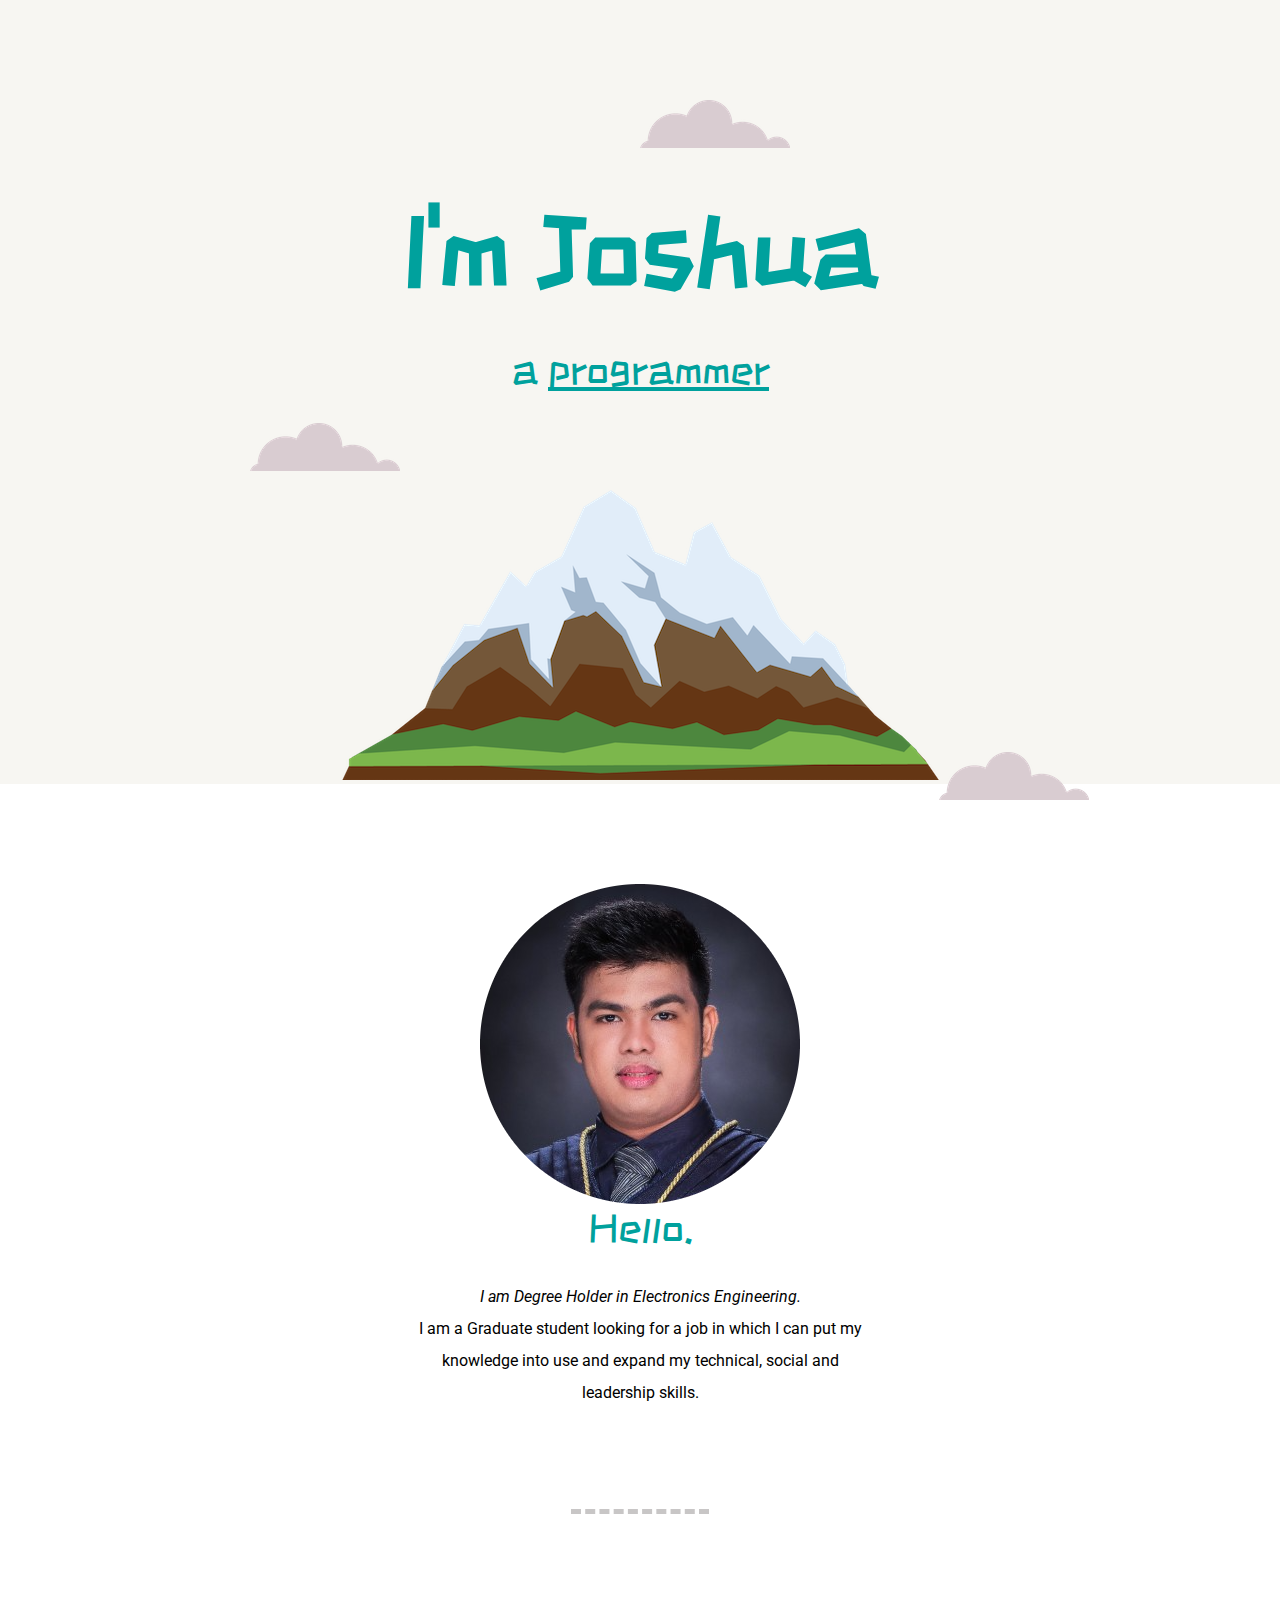
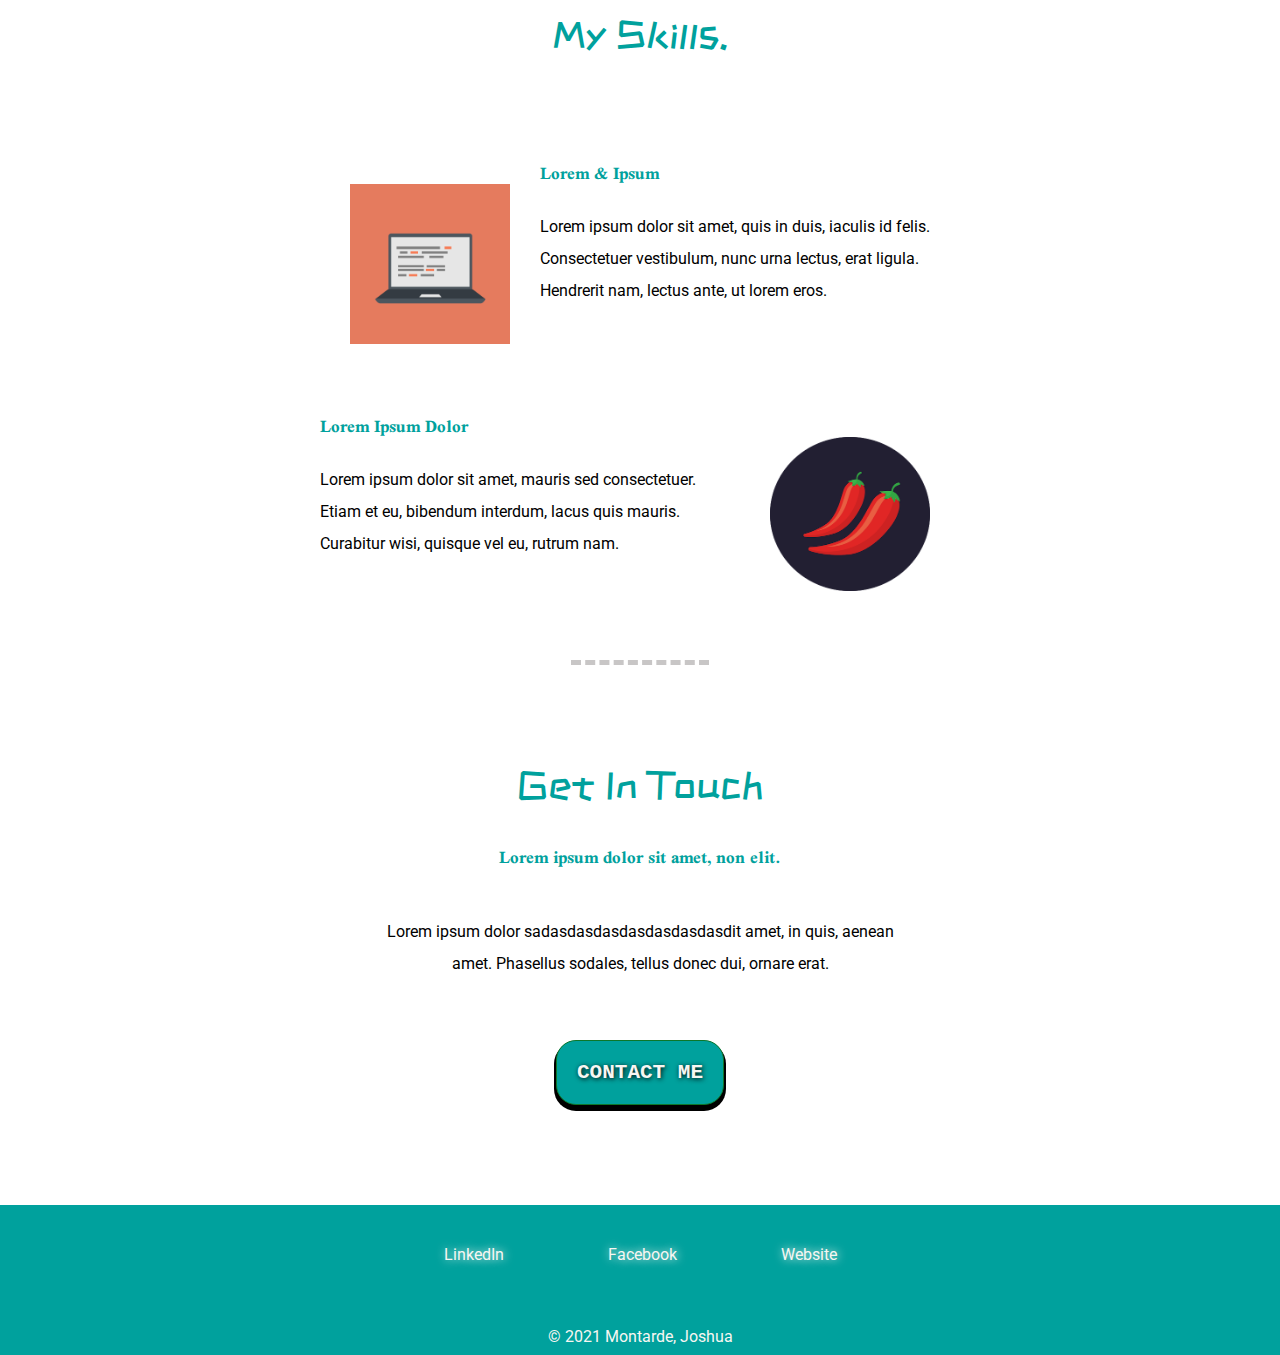
<file: index.html>
<!DOCTYPE html>
<html lang="en" dir="ltr">
  <head>
    <meta charset="utf-8">
    <title>Joshua T. Montarde</title>
    <link rel="stylesheet" href="CSS/styles.css">
    <link rel="icon" href="favicon (1).ico">
    <link rel="preconnect" href="https://fonts.googleapis.com">
    <link rel="preconnect" href="https://fonts.gstatic.com" crossorigin>
    <link href="https://fonts.googleapis.com/css2?family=Roboto&family=Scheherazade+New&family=ZCOOL+KuaiLe&display=swap" rel="stylesheet">
  </head>
  <div class="top-container">
    <h1>I'm Joshua</h1>
    <h2>a <span class="prog">programmer</span></h2>
    <img class="bottom-cloud" src="images\cloud.png" alt="cloud_img">
    <img src="images\mountain.png" alt="mountain_img">
    <img class="top-cloud"src="images\cloud.png" alt="cloud_img">
    <img class="mid-cloud"src="images\cloud.png" alt="cloud_img">
  </div>
  <div class="middle-container">
    <div class="profile">
      <img class="my_pic" src="images\1630397468404-modified.png" alt="Joshua's Profile Picture">
      <h2>Hello.</h2>
      <p class="intro"><em>I am Degree Holder in Electronics Engineering.</em>
        <br>I am a Graduate student looking for a job in which
        I can put my knowledge into use and expand my technical,
        social and leadership skills.</p>
    </div>
    <hr>
    <div class="skills">
      <h2>My Skills.</h2>
      <div class="skill-row">
        <img class="img1" src="images\computer.png" alt="">
        <h3>Lorem & Ipsum</h3>
        <p>Lorem ipsum dolor sit amet, quis in duis, iaculis id felis. Consectetuer vestibulum, nunc urna lectus, erat ligula. Hendrerit nam, lectus ante, ut lorem eros.</p>
      </div>
      <div class="skill-row">
        <img class="img2" src="images\chillies.png" alt="">
        <h3>Lorem Ipsum Dolor</h3>
        <p>Lorem ipsum dolor sit amet, mauris sed consectetuer. Etiam et eu, bibendum interdum, lacus quis mauris. Curabitur wisi, quisque vel eu, rutrum nam.</p>
      </div>
    </div>
    <hr>
    <div class="contact-me">
      <h2>Get In Touch</h2>
      <h3>Lorem ipsum dolor sit amet, non elit.</h3>
      <p class="contact-message">Lorem ipsum dolor sadasdasdasdasdasdasdasdit amet, in quis, aenean amet. Phasellus sodales, tellus donec dui, ornare erat.</p>
      <a href="mailto:jmontarde09@gmail.com" class="Green3D">CONTACT ME</a>
    </div>
  </div>


  <div class="bottom-container">
    <a class="footer-link" href="https://www.linkedin.com/feed/?trk=nav_logo">LinkedIn</a>
    <a class="footer-link" href="https://www.facebook.com/joshua.montarde/">Facebook</a>
    <a class="footer-link" href="https://statfinder.github.io/cv/">Website</a>
    <p>© 2021 Montarde, Joshua</p>
  </div>


  <body>


  </body>
</html>
</file>
<file: CSS/styles.css>
.top-container{
  background-color: #F7F6F2;
  margin: 0;
  padding-top: 100px;
  text-align: center;

}
.middle-container{
  margin: 100px 0;
  text-align: center;

  }

.bottom-container{
  margin: 100px auto auto auto;
  text-align: center;
  color: #F7F6F2;
  background-color: #00A19D;
  height: 150px;
}

.top-cloud{
  position: absolute;
  right: 490px;
  top: 100px;

}

.mid-cloud{
  position: absolute;
  bottom: 100px;
}

.bottom-cloud{
  position: absolute;
  left: 250px;
}

h1{
  font-family: 'ZCOOL KuaiLe', cursive;
  font-size: 6.25rem;
  margin: 50px auto 0 auto;
  color: #00A19D;
  line-height: 2;
}

h2{
  margin-top: 0;
  font-family: 'ZCOOL KuaiLe', cursive;
  font-weight: normal;
  font-size: 2.5rem;
  color: #00A19D;
}

h3{
  font-family: 'Scheherazade New', serif;
  color: #00A19D;
}

body{
  margin: 0;
  font-family: 'Roboto', sans-serif;
}

hr{
  border: 5px dashed #C8C6C6;
  border-bottom: none;
  width: 10%;
  margin: 100px auto;
}
p{
    line-height: 2;
}
.name{
  position: relative;
  text-align: center;
  top: 100px;
}


.prog{
  text-decoration: underline;
}

.btn{
  color: #00A19D;
}

.skill-row{
  width: 50%;
  margin: 100px auto 100px auto;
  text-align: left;
}

.img1{
  width: 25%;
  float: left;
  margin: 30px;
}

.img2{
  width: 25%;
  float: right;
  margin: 30px;
}

.intro{
  width: 35%;
  margin: auto;
}

.skills{
  margin-top: 100px;
}

.contact-me{
  margin-top: 100px;
}

.footer-link{
  color: #F7F6F2;
  line-height: 100px;
  margin: 50px;
  text-decoration: none;
  text-shadow: #F7F6F2 1px 0 10px;
}
.contact-message{
  width: 40%;
  margin: 40px auto 60px;
}

.Green3D {
   background: #00A19D;
   background-image: -webkit-linear-gradient(top, #00A19D, #00A19D);
   background-image: -moz-linear-gradient(top, #00A19D, #00A19D);
   background-image: -ms-linear-gradient(top, #00A19D, #00A19D);
   background-image: -o-linear-gradient(top, #00A19D, #00A19D);
   background-image: -webkit-gradient(to bottom, #00A19D, #00A19D);
   -webkit-border-radius: 20px;
   -moz-border-radius: 20px;
   border-radius: 20px;
   color: #F7F6F2;
   font-family: Courier New;
   font-size: 21px;
   font-weight: 700;
   padding: 20px;
   -webkit-box-shadow: 0 4px 0 2px #000000;
   -moz-box-shadow: 0 4px 0 2px #000000;
   box-shadow: 0 4px 0 2px #000000;
   text-shadow: 1px 1px 5px #000000;
   border: solid #0D772A 1px;
   text-decoration: none;
   display: inline-block;
   cursor: pointer;
   text-align: center;
}

.Green3D:hover {
   border: solid #0D772A 1px;
   background: #0B5724;
   background-image: -webkit-linear-gradient(top, #0B5724, #3DF670);
   background-image: -moz-linear-gradient(top, #0B5724, #3DF670);
   background-image: -ms-linear-gradient(top, #0B5724, #3DF670);
   background-image: -o-linear-gradient(top, #0B5724, #3DF670);
   background-image: -webkit-gradient(to bottom, #0B5724, #3DF670);
   -webkit-border-radius: 20px;
   -moz-border-radius: 20px;
   border-radius: 20px;
   text-decoration: none;
}
</file>
